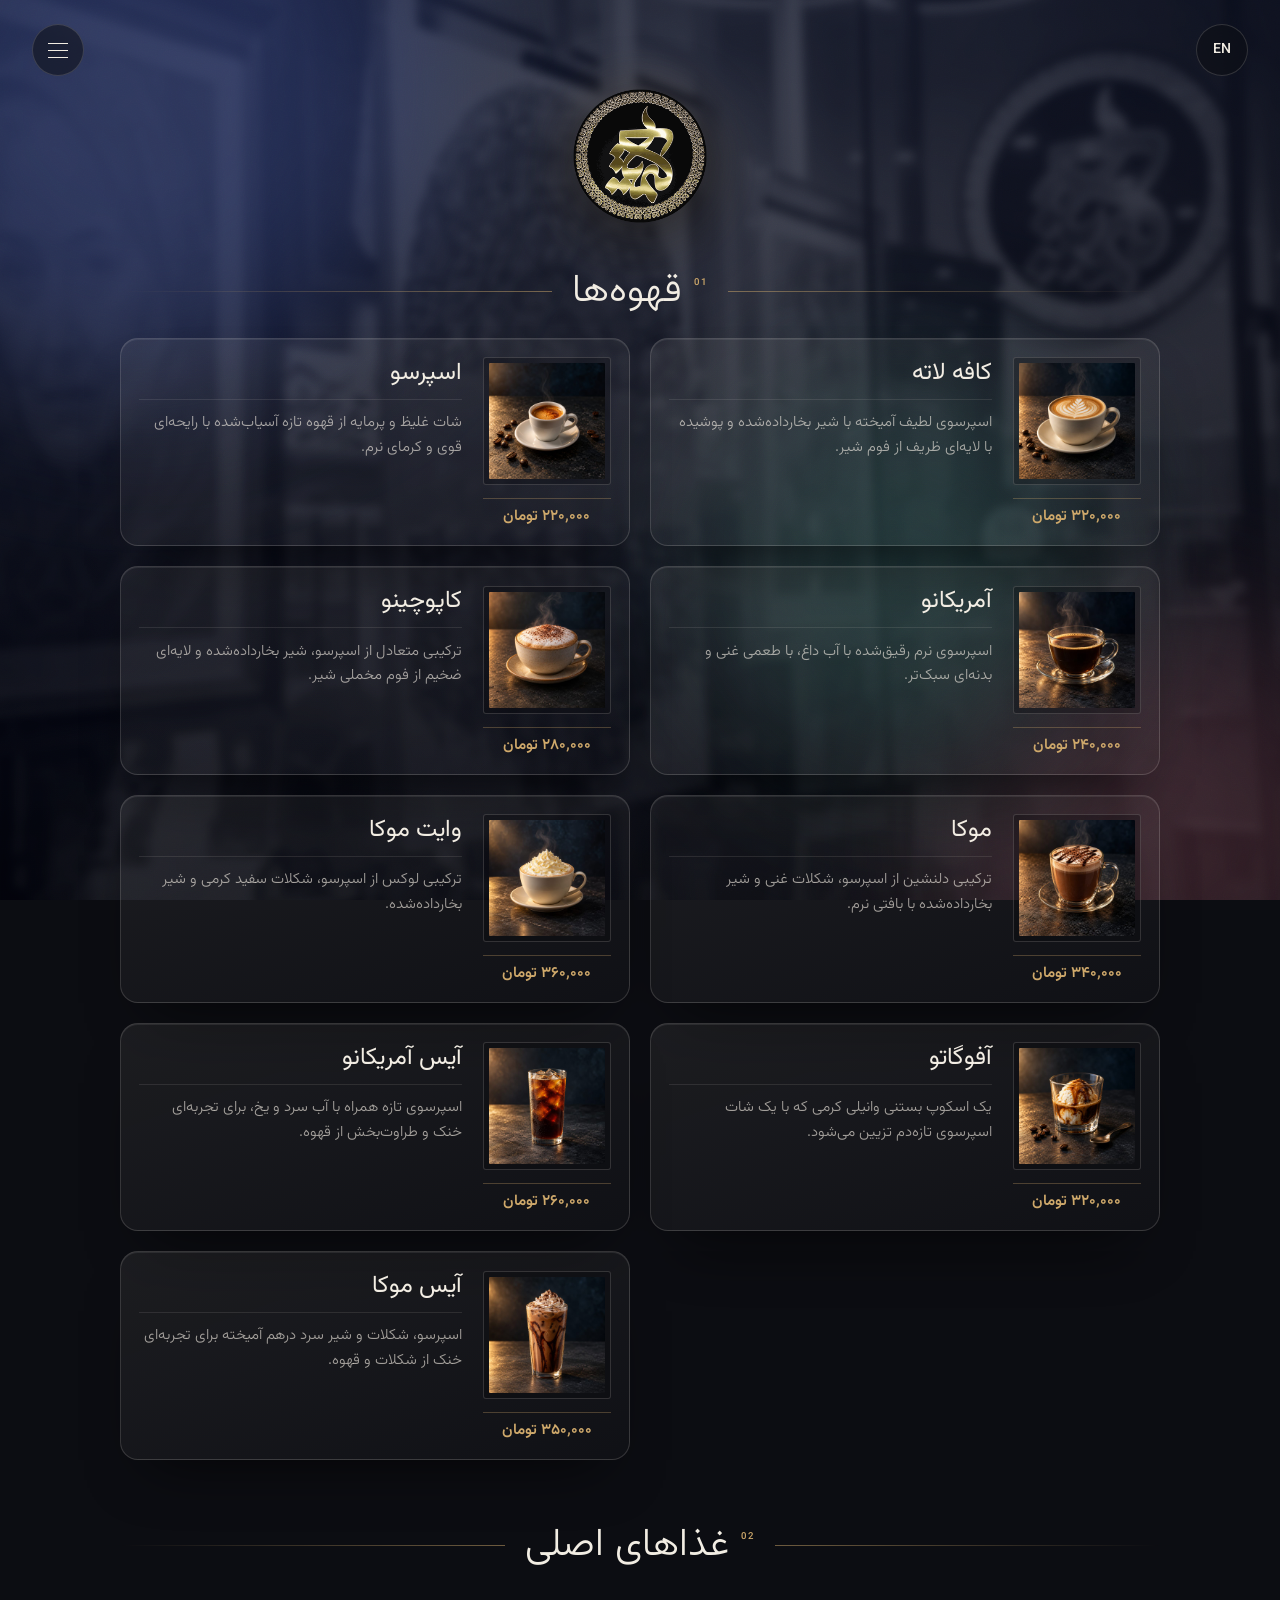
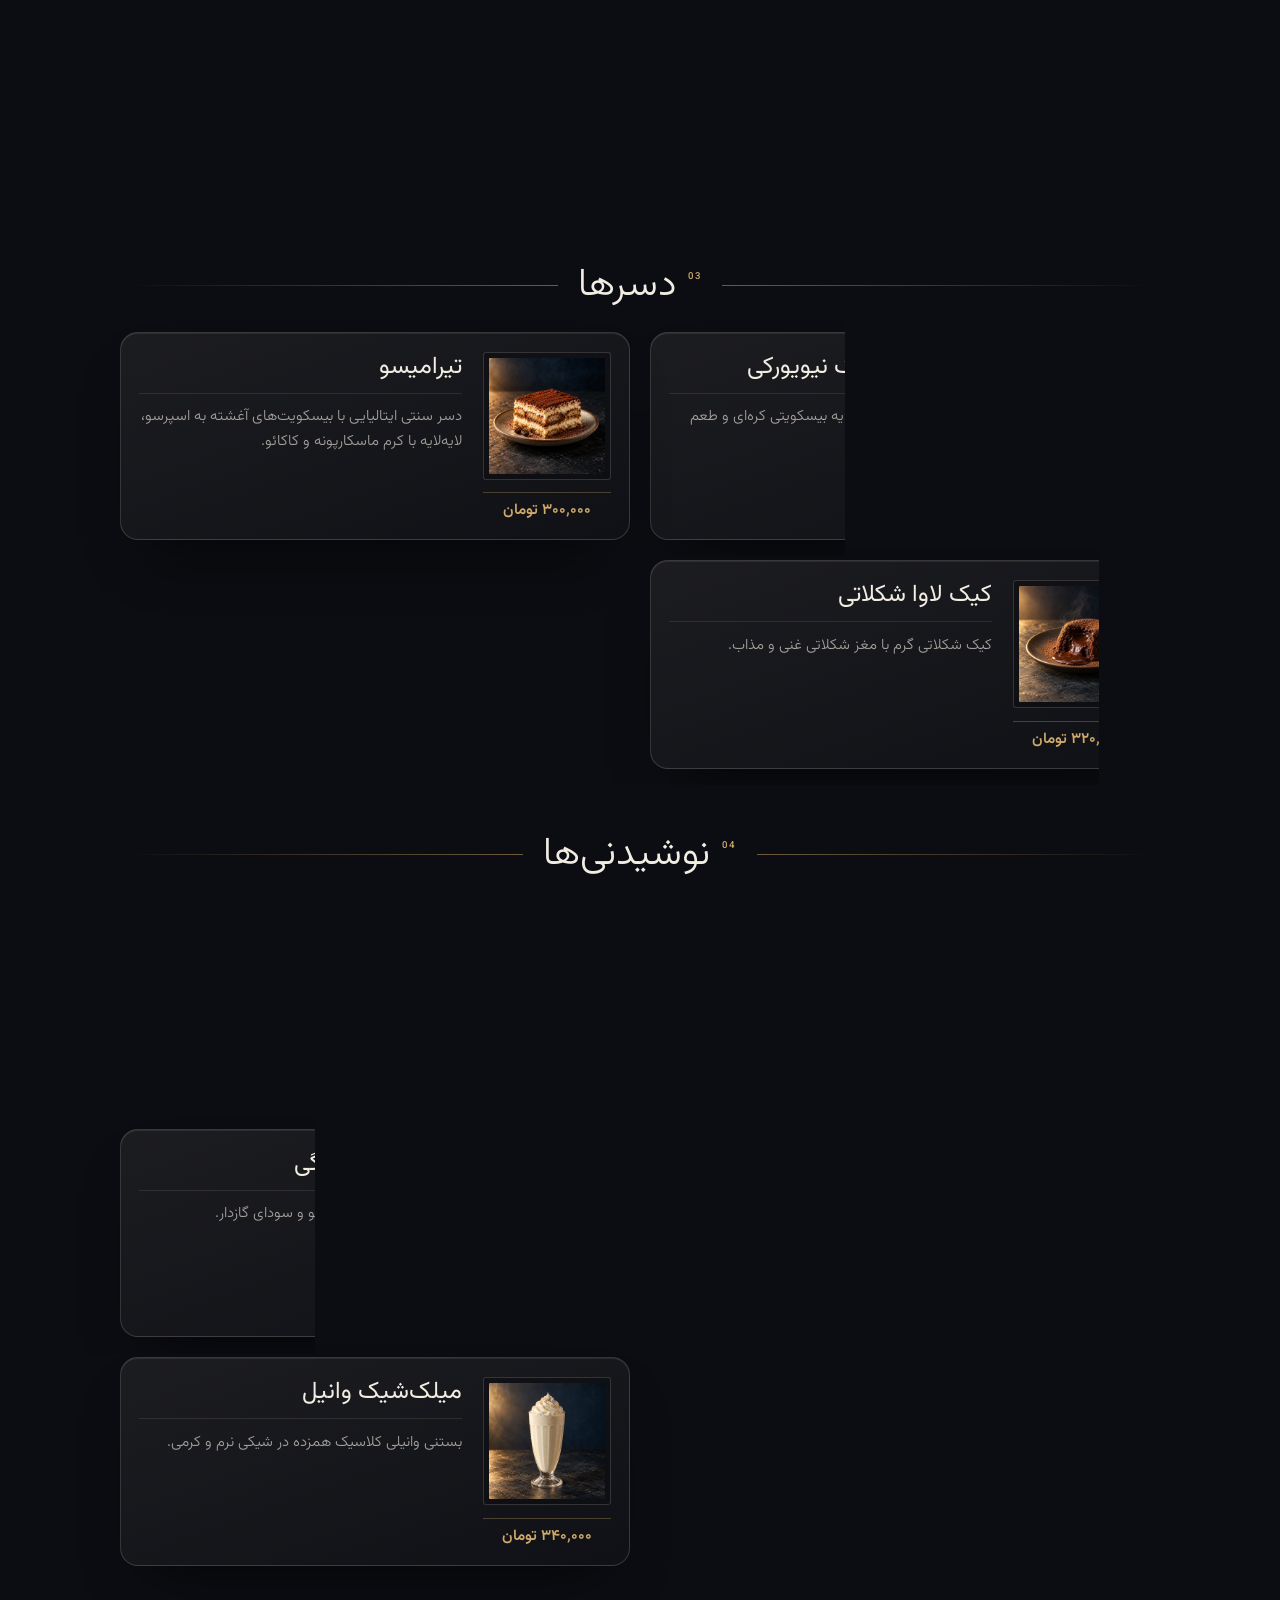
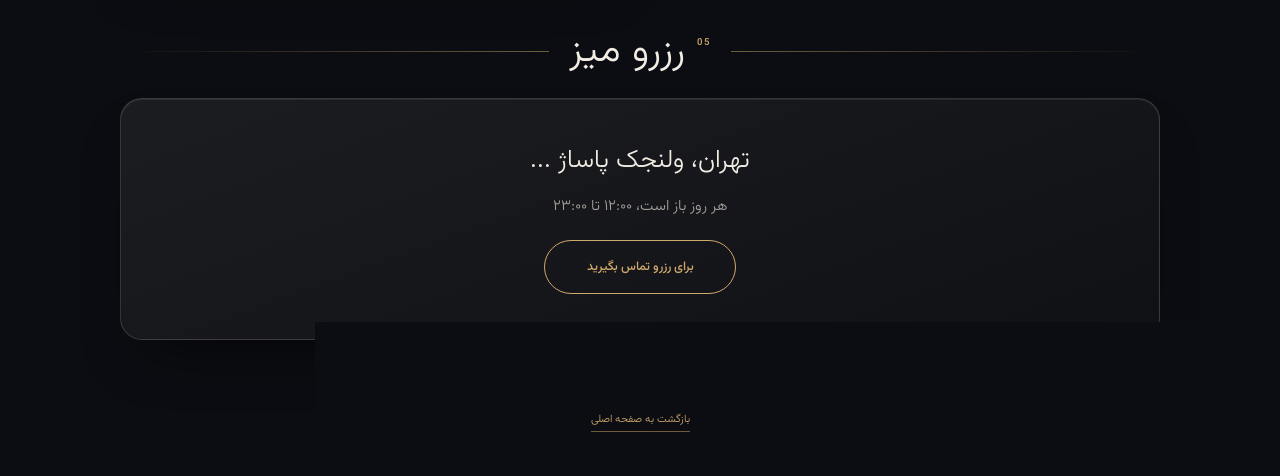
<file: pages/menu.html>
<!DOCTYPE html>
<html lang="en">
<head>
  <meta charset="UTF-8">
  <meta name="viewport" content="width=device-width, initial-scale=1, viewport-fit=cover">

  <title>Menu | Kimia Gallery — Coffee, Main Courses, Desserts &amp; Drinks</title>
  <meta name="description" content="Explore the full menu at Kimia Gallery in Tehran: coffee, main courses, desserts and drinks, with prices. Open every day, 12:00 – 23:00.">
  <link rel="canonical" href="https://www.kimiagallery.com/pages/menu.html">
  <meta name="robots" content="index, follow, max-image-preview:large">
  <meta name="theme-color" content="#0c0d12">
  <meta name="author" content="Kimia Gallery">
  <style>html.i18n-loading body{visibility:hidden}</style>
<script>
(function(){var d=document.documentElement,l='fa';
try{l=localStorage.getItem('site-lang')||'fa'}catch(e){}
d.lang=l;d.dir=l==='fa'?'rtl':'ltr';d.classList.add('i18n-loading');
setTimeout(function(){d.classList.remove('i18n-loading')},1500);})();
</script>

  <link rel="icon" href="../imgs/logo/favicon.ico" sizes="any">
  <link rel="apple-touch-icon" href="../imgs/logo/apple-touch-icon.png">

  <link rel="preconnect" href="https://fonts.googleapis.com">
  <link rel="preconnect" href="https://fonts.gstatic.com" crossorigin>
  <link href="https://fonts.googleapis.com/css2?family=Fraunces:opsz,wght@9..144,300..600&family=Karla:wght@300;400;500;600&family=Vazirmatn:wght@300;400;500;600&display=swap" rel="stylesheet">
  <link rel="stylesheet" href="../css/index.css">
  <link rel="stylesheet" href="../css/menu.css">

  <!-- Structured data: the café -->
  <script type="application/ld+json">
  {
    "@context": "https://schema.org",
    "@type": "CafeOrCoffeeShop",
    "name": "Kimia Gallery",
    "url": "https://www.kimiagallery.com/",
    "logo": "https://www.kimiagallery.com/imgs/kimia-mark.svg",
    "image": "https://www.kimiagallery.com/imgs/gallery-hero.png",
    "telephone": "+98-991-231-2132",
    "priceRange": "$$",
    "servesCuisine": "Coffee, sandwiches, desserts",
    "address": {
      "@type": "PostalAddress",
      "streetAddress": "Vanak",
      "addressLocality": "Tehran",
      "addressCountry": "IR"
    },
    "openingHours": "Mo-Su 12:00-23:00",
    "hasMenu": "https://www.kimiagallery.com/pages/menu.html"
  }
  </script>
</head>
<body>

  <div class="bg" aria-hidden="true">
    <div class="bg-photo"></div>
    <span class="orb orb-1"></span>
    <span class="orb orb-2"></span>
    <span class="orb orb-3"></span>
  </div>

  <button class="lang-btn" id="langBtn" type="button" data-no-i18n aria-label="Switch language">EN</button>
  <!-- Hamburger -->
  <button class="burger" id="burger" aria-label="Open navigation" aria-expanded="false" aria-controls="drawer">
    <span></span><span></span><span></span>
  </button>

  <div class="scrim" id="scrim"></div>
  <nav class="drawer glass" id="drawer" aria-label="Menu categories" aria-hidden="true">
    <ul>
      <li><a href="#coffee">Coffee's</a></li>
      <li><a href="#mains">Main courses</a></li>
      <li><a href="#desserts">Desserts</a></li>
      <li><a href="#drinks">Drinks</a></li>
      <li><a href="#reservations">Reservations</a></li>
    </ul>
  </nav>

  <!-- Logo -->
  <header class="menu-head">
    <a class="logo-box" href="../index.html" aria-label="Kimia Gallery, back to home">
      <img src="../logo-256.png" alt="Kimia Gallery emblem" width="256" height="256">
    </a>
  </header>

  <main class="menu">
    <h1 class="sr-only">Kimia Gallery — Menu</h1>

    <!-- ========== Coffee's ========== -->
    <section class="menu-section" id="coffee" aria-labelledby="coffee-title">
      <div class="sec-head">
        <h2 class="cat" id="coffee-title" data-index="01">Coffee's</h2>
      </div>
      <div class="items">

        <article class="item glass">
          <div class="item-pic"><img src="../imgs/menu/caffe-latte.jpg" alt="Caffè Latte" width="640" height="640" loading="lazy" decoding="async"></div>
          <div class="item-price"><span>T 320,000</span></div>
          <div class="item-body">
            <h3>Caffè Latte</h3>
            <p class="item-desc">A smooth espresso blended with steamed milk and finished with a delicate layer of foam.</p>
          </div>
        </article>

        <article class="item glass">
          <div class="item-pic"><img src="../imgs/menu/espresso.jpg" alt="Espresso" width="640" height="640" loading="lazy" decoding="async"></div>
          <div class="item-price"><span>T 220,000</span></div>
          <div class="item-body">
            <h3>Espresso</h3>
            <p class="item-desc">A rich, concentrated shot of freshly ground coffee with a bold aroma and smooth crema.</p>
          </div>
        </article>

        <article class="item glass">
          <div class="item-pic"><img src="../imgs/menu/americano.jpg" alt="Americano" width="640" height="640" loading="lazy" decoding="async"></div>
          <div class="item-price"><span>T 240,000</span></div>
          <div class="item-body">
            <h3>Americano</h3>
            <p class="item-desc">A smooth espresso diluted with hot water, offering a rich flavour with a lighter body.</p>
          </div>
        </article>

        <article class="item glass">
          <div class="item-pic"><img src="../imgs/menu/cappuccino.jpg" alt="Cappuccino" width="640" height="640" loading="lazy" decoding="async"></div>
          <div class="item-price"><span>T 280,000</span></div>
          <div class="item-body">
            <h3>Cappuccino</h3>
            <p class="item-desc">A balanced combination of espresso, steamed milk, and a thick layer of velvety milk foam.</p>
          </div>
        </article>

        <article class="item glass">
          <div class="item-pic"><img src="../imgs/menu/mocha.jpg" alt="Mocha" width="640" height="640" loading="lazy" decoding="async"></div>
          <div class="item-price"><span>T 340,000</span></div>
          <div class="item-body">
            <h3>Mocha</h3>
            <p class="item-desc">A delightful blend of espresso, rich chocolate, and steamed milk, finished with a smooth texture.</p>
          </div>
        </article>

        <article class="item glass">
          <div class="item-pic"><img src="../imgs/menu/white-mocha.jpg" alt="White Mocha" width="640" height="640" loading="lazy" decoding="async"></div>
          <div class="item-price"><span>T 360,000</span></div>
          <div class="item-body">
            <h3>White Mocha</h3>
            <p class="item-desc">A luxurious combination of espresso, creamy white chocolate, and steamed milk.</p>
          </div>
        </article>

        <article class="item glass">
          <div class="item-pic"><img src="../imgs/menu/affogato.jpg" alt="Affogato" width="640" height="640" loading="lazy" decoding="async"></div>
          <div class="item-price"><span>T 320,000</span></div>
          <div class="item-body">
            <h3>Affogato</h3>
            <p class="item-desc">A scoop of creamy vanilla ice cream elegantly topped with a freshly brewed shot of espresso.</p>
          </div>
        </article>

        <article class="item glass">
          <div class="item-pic"><img src="../imgs/menu/iced-americano.jpg" alt="Iced Americano" width="640" height="640" loading="lazy" decoding="async"></div>
          <div class="item-price"><span>T 260,000</span></div>
          <div class="item-body">
            <h3>Iced Americano</h3>
            <p class="item-desc">Fresh espresso combined with chilled water and ice for a crisp, refreshing coffee experience.</p>
          </div>
        </article>

        <article class="item glass">
          <div class="item-pic"><img src="../imgs/menu/iced-latte.jpg" alt="Iced Latte" width="640" height="640" loading="lazy" decoding="async"></div>
          <div class="item-price"><span>T 320,000</span></div>
          <div class="item-body">
            <h3>Iced Latte</h3>
            <p class="item-desc">Smooth espresso poured over chilled milk and ice for a refreshing, creamy finish.</p>
          </div>
        </article>

        <article class="item glass">
          <div class="item-pic"><img src="../imgs/menu/iced-mocha.jpg" alt="Iced Mocha" width="640" height="640" loading="lazy" decoding="async"></div>
          <div class="item-price"><span>T 350,000</span></div>
          <div class="item-body">
            <h3>Iced Mocha</h3>
            <p class="item-desc">Espresso, chocolate, and chilled milk blended together for a refreshing chocolate-coffee experience.</p>
          </div>
        </article>

      </div>
    </section>

    <!-- ========== Main courses ========== -->
    <section class="menu-section" id="mains" aria-labelledby="mains-title">
      <div class="sec-head">
        <h2 class="cat" id="mains-title" data-index="02">Main courses</h2>
      </div>
      <div class="items">

        <article class="item glass">
          <div class="item-pic"><img src="../imgs/menu/chicken-alfredo-sandwich.jpg" alt="Chicken Alfredo Sandwich" width="640" height="640" loading="lazy" decoding="async"></div>
          <div class="item-price"><span>T 520,000</span></div>
          <div class="item-body">
            <h3>Chicken Alfredo Sandwich</h3>
            <p class="item-desc">Grilled chicken breast with creamy Alfredo sauce, melted cheese, and fresh lettuce in toasted bread.</p>
          </div>
        </article>

        <article class="item glass">
          <div class="item-pic"><img src="../imgs/menu/grilled-chicken-panini.jpg" alt="Grilled Chicken Panini" width="640" height="640" loading="lazy" decoding="async"></div>
          <div class="item-price"><span>T 480,000</span></div>
          <div class="item-body">
            <h3>Grilled Chicken Panini</h3>
            <p class="item-desc">Tender grilled chicken, mozzarella, pesto, and sun-dried tomatoes pressed between artisan bread.</p>
          </div>
        </article>

      </div>
    </section>

    <!-- ========== Desserts ========== -->
    <section class="menu-section" id="desserts" aria-labelledby="desserts-title">
      <div class="sec-head">
        <h2 class="cat" id="desserts-title" data-index="03">Desserts</h2>
      </div>
      <div class="items">

        <article class="item glass">
          <div class="item-pic"><img src="../imgs/menu/cheesecake.jpg" alt="Classic New York Cheesecake" width="640" height="640" loading="lazy" decoding="async"></div>
          <div class="item-price"><span>T 320,000</span></div>
          <div class="item-body">
            <h3>Classic New York Cheesecake</h3>
            <p class="item-desc">A rich and creamy cheesecake with a buttery biscuit base and a delicate vanilla finish.</p>
          </div>
        </article>

        <article class="item glass">
          <div class="item-pic"><img src="../imgs/menu/tiramisu.jpg" alt="Tiramisu" width="640" height="640" loading="lazy" decoding="async"></div>
          <div class="item-price"><span>T 300,000</span></div>
          <div class="item-body">
            <h3>Tiramisu</h3>
            <p class="item-desc">Traditional Italian dessert featuring espresso-soaked ladyfingers layered with mascarpone cream and cocoa.</p>
          </div>
        </article>

        <article class="item glass">
          <div class="item-pic"><img src="../imgs/menu/chocolate-lava-cake.jpg" alt="Chocolate Lava Cake" width="640" height="640" loading="lazy" decoding="async"></div>
          <div class="item-price"><span>T 320,000</span></div>
          <div class="item-body">
            <h3>Chocolate Lava Cake</h3>
            <p class="item-desc">A warm chocolate cake with a rich, molten chocolate centre.</p>
          </div>
        </article>

        <article class="item glass">
          <div class="item-pic"><img src="../imgs/menu/cinnamon-roll.jpg" alt="Cinnamon Roll" width="640" height="640" loading="lazy" decoding="async"></div>
          <div class="item-price"><span>T 240,000</span></div>
          <div class="item-body">
            <h3>Cinnamon Roll</h3>
            <p class="item-desc">Freshly baked sweet dough spiralled with cinnamon sugar and topped with vanilla glaze.</p>
          </div>
        </article>

      </div>
    </section>

    <!-- ========== Drinks ========== -->
    <section class="menu-section" id="drinks" aria-labelledby="drinks-title">
      <div class="sec-head">
        <h2 class="cat" id="drinks-title" data-index="04">Drinks</h2>
      </div>
      <div class="items">

        <article class="item glass">
          <div class="item-pic"><img src="../imgs/menu/black-tea.jpg" alt="Black Tea" width="640" height="640" loading="lazy" decoding="async"></div>
          <div class="item-price"><span>T 150,000</span></div>
          <div class="item-body">
            <h3>Black Tea</h3>
            <p class="item-desc">Delicate Black tea with a clean and naturally refreshing taste.</p>
          </div>
        </article>

        <article class="item glass">
          <div class="item-pic"><img src="../imgs/menu/orange-juice.jpg" alt="Fresh Orange Juice" width="640" height="640" loading="lazy" decoding="async"></div>
          <div class="item-price"><span>T 280,000</span></div>
          <div class="item-body">
            <h3>Fresh Orange Juice</h3>
            <p class="item-desc">Freshly squeezed oranges served chilled.</p>
          </div>
        </article>

        <article class="item glass">
          <div class="item-pic"><img src="../imgs/menu/lemonade.jpg" alt="Fresh Lemonade" width="640" height="640" loading="lazy" decoding="async"></div>
          <div class="item-price"><span>T 250,000</span></div>
          <div class="item-body">
            <h3>Fresh Lemonade</h3>
            <p class="item-desc">Fresh lemon juice blended with water and a touch of sweetness.</p>
          </div>
        </article>

        <article class="item glass">
          <div class="item-pic"><img src="../imgs/menu/strawberry-mojito.jpg" alt="Strawberry Mojito" width="640" height="640" loading="lazy" decoding="async"></div>
          <div class="item-price"><span>T 320,000</span></div>
          <div class="item-body">
            <h3>Strawberry Mojito</h3>
            <p class="item-desc">Fresh strawberries, mint, lime, and sparkling soda.</p>
          </div>
        </article>

        <article class="item glass">
          <div class="item-pic"><img src="../imgs/menu/chocolate-milkshake.jpg" alt="Chocolate Milkshake" width="640" height="640" loading="lazy" decoding="async"></div>
          <div class="item-price"><span>T 340,000</span></div>
          <div class="item-body">
            <h3>Chocolate Milkshake</h3>
            <p class="item-desc">Chocolate ice cream blended with milk for a rich and indulgent drink.</p>
          </div>
        </article>

        <article class="item glass">
          <div class="item-pic"><img src="../imgs/menu/vanilla-milkshake.jpg" alt="Vanilla Milkshake" width="640" height="640" loading="lazy" decoding="async"></div>
          <div class="item-price"><span>T 340,000</span></div>
          <div class="item-body">
            <h3>Vanilla Milkshake</h3>
            <p class="item-desc">Classic vanilla ice cream blended into a smooth, creamy shake.</p>
          </div>
        </article>

      </div>
    </section>

    <!-- ========== Reservations ========== -->
    <section class="menu-section" id="reservations" aria-labelledby="reservations-title">
      <div class="sec-head">
        <h2 class="cat" id="reservations-title" data-index="05">Reservations</h2>
      </div>
      <div class="contact-card glass">
        <address>Iran, Tehran, Velanjak</address>
        <p>Open every day, 12:00 – 23:00</p>
        <a class="cta" href="tel:+98993106928888">Call to reserve</a>
      </div>
    </section>

    <footer class="site-foot">
      <a href="../index.html">Back to home</a>
    </footer>

  </main>

  <script src="../js/app.js"></script>
  <script src="../js/menu.js"></script>
  <script src="../js/lang.js"></script>
</body>
</html>
</file>
<file: css/index.css>
/* ---------- Design tokens: change the look here ---------- */
:root {
  --bg-deep: #0c0d12;            /* ink */
  --bg-mid: #171922;
  --glow-1: #3b4a86;             /* ultramarine */
  --glow-2: #8a4f5c;             /* rosewood */
  --glow-3: #2e5a54;             /* deep teal */
  --ink: #f2ede3;                /* warm ivory text */
  --ink-soft: rgba(242, 237, 227, .64);
  --accent: #cfa96b;             /* champagne */
  --accent-soft: rgba(207, 169, 107, .5);
  --glass-bg: rgba(242, 237, 227, .05);
  --glass-border: rgba(242, 237, 227, .16);
  --radius: 22px;
  --font-display: "Fraunces", Georgia, serif;
  --font-body: "Karla", system-ui, sans-serif;
}

*, *::before, *::after { box-sizing: border-box; }
html { height: 100%; }
body {
  margin: 0;
  min-height: 100%;
  font-family: var(--font-body);
  font-weight: 300;
  color: var(--ink);
  background: var(--bg-deep);
  overflow-x: hidden;
  -webkit-font-smoothing: antialiased;
}

/* ---------- Background ---------- */
.bg {
  position: fixed; inset: 0; z-index: -1;
  background: radial-gradient(120% 90% at 50% 0%, var(--bg-mid), var(--bg-deep));
  overflow: hidden;
}
.bg::before {
  content: "";
  position: absolute; inset: 0;
  background: radial-gradient(90% 70% at 50% 32%, transparent 80%, rgba(4, 5, 8, .6));
}
.bg::after {
  content: "";
  position: absolute; inset: 0;
  background-image: url("data:image/svg+xml,%3Csvg xmlns='http://www.w3.org/2000/svg' width='140' height='140'%3E%3Cfilter id='n'%3E%3CfeTurbulence type='fractalNoise' baseFrequency='0.85' numOctaves='2' stitchTiles='stitch'/%3E%3C/filter%3E%3Crect width='140' height='140' filter='url(%23n)' opacity='.55'/%3E%3C/svg%3E");
  opacity: .16;
  mix-blend-mode: soft-light;
  pointer-events: none;
}
.bg-photo {
  position: absolute;
  inset: -10%;
  background: url("../imgs/outside veiw.jpg") center / cover no-repeat;
  filter: blur(5px) brightness(.8) contrast(1.02);
  opacity: .55;
  pointer-events: none;
}
.bg-photo::before {
  content: "";
  position: absolute;
  inset: 0;
  background:
    radial-gradient(110% 85% at 50% 18%, rgba(12, 13, 18, .1), rgba(12, 13, 18, .68) 72%),
    linear-gradient(180deg, rgba(12, 13, 18, .5), rgba(12, 13, 18, .22));
  mix-blend-mode: multiply;
}
.bg-photo::after {
  content: "";
  position: absolute;
  inset: 0;
  background: linear-gradient(165deg, #2b3557 0%, #16192a 55%, #0c0d12 100%);
  mix-blend-mode: color;
}
.orb { position: absolute; border-radius: 50%; filter: blur(80px); opacity: .5; }
.orb-1 { width: 46vmax; height: 46vmax; background: var(--glow-1); top: -16vmax; left: -12vmax; }
.orb-2 { width: 34vmax; height: 34vmax; background: var(--glow-2); bottom: -12vmax; right: -8vmax; opacity: .34; }
.orb-3 { width: 30vmax; height: 30vmax; background: var(--glow-3); top: 42%; left: 56%; opacity: .45; }

/* ---------- Glass ---------- */
.glass {
  background: linear-gradient(160deg, rgba(242, 237, 227, .07), rgba(242, 237, 227, .02));
  border: 1px solid var(--glass-border);
  border-radius: var(--radius);
  -webkit-backdrop-filter: blur(20px) saturate(130%);
  backdrop-filter: blur(10px) saturate(130%);
  box-shadow:
    0 30px 60px -30px rgba(0, 0, 0, .7),
    inset 0 1px 0 rgba(255, 255, 255, .08);
}

/* ---------- Layout ---------- */
.page {
  width: min(100%, 800px);
  margin: 0 auto;
  padding: clamp(5rem, 11vh, 6.5rem) 1.25rem calc(2.5rem + env(safe-area-inset-bottom, 0px));
  display: flex;
  flex-direction: column;
  align-items: center;
  gap: clamp(1.5rem, 3.5vh, 2.25rem);
  animation: rise .9s cubic-bezier(.2, .7, .2, 1) both;
}
@keyframes rise { from { opacity: 0; transform: translateY(18px); } }

/* ---------- Title panel ---------- */
.title {
  width: 100%;
  padding: clamp(2.1rem, 6vw, 3rem) 1.5rem;
  border-radius: var(--radius);
  text-align: center;
  position: relative;
}
.title::before {
  content: "";
  position: absolute; inset: 9px;
  border: 1px solid rgba(207, 169, 107, .22);
  border-radius: calc(var(--radius) - 7px);
  pointer-events: none;
}
.eyebrow {
  margin: 0 0 1.1rem;
  font-size: .66rem;
  font-weight: 500;
  letter-spacing: .34em;
  text-transform: uppercase;
  color: var(--accent);
}
h1 {
  margin: 0;
  display: grid;
  justify-items: center;
  gap: .1rem;
  line-height: 1;
}
.mark-name {
  font-family: "Instrument Serif", var(--font-display);
  font-style: italic;
  font-weight: 400;
  font-size: clamp(3.6rem, 13vw, 7.2rem);
  letter-spacing: .005em;
  line-height: .9;
  color: #ecd9b4;
}
@supports ((-webkit-background-clip: text) or (background-clip: text)) {
  .mark-name {
    background: linear-gradient(100deg, #f8f2e4 0%, #d9b87e 34%, #f6eacf 52%, #c49e5f 76%, #f2e4c6 100%);
    background-size: 220% 100%;
    -webkit-background-clip: text;
    background-clip: text;
    color: transparent;
    animation: gold-sheen 10s ease-in-out infinite;
  }
}
@keyframes gold-sheen {
  0%, 100% { background-position: 0% 50%; }
  50% { background-position: 100% 50%; }
}
.mark-flourish {
  width: clamp(130px, 34vw, 210px);
  height: auto;
  margin-top: -.05rem;
  color: var(--accent-soft);
}
.mark-flourish path {
  fill: none;
  stroke: currentColor;
  stroke-width: 1.1;
  stroke-linecap: round;
}
.mark-sub {
  display: inline-flex;
  align-items: center;
  gap: .95rem;
  margin-top: .45rem;
  padding-left: .55em;
  font-family: "Karla", var(--font-body);
  font-weight: 500;
  font-size: clamp(.72rem, 2.6vw, .92rem);
  letter-spacing: .55em;
  text-transform: uppercase;
  color: var(--accent);
}
.mark-sub::before,
.mark-sub::after {
  content: "";
  width: clamp(18px, 5vw, 30px);
  height: 1px;
  background: linear-gradient(90deg, transparent, var(--accent-soft));
}
.mark-sub::after { background: linear-gradient(270deg, transparent, var(--accent-soft)); }
.est {
  margin: 1.25rem 0 0;
  font-size: .7rem;
  letter-spacing: .2em;
  text-transform: uppercase;
  color: var(--ink-soft);
}

/* ---------- Menu access inside the hero ---------- */
.hero-actions {
  position: relative;
  margin-top: 1.9rem;
  padding-top: 1.65rem;
  display: grid;
  justify-items: center;
  gap: 1.15rem;
}
.hero-actions::before {
  content: "";
  position: absolute;
  top: 0; left: 0; right: 0;
  height: 1px;
  background: linear-gradient(90deg, transparent, rgba(242, 237, 227, .16) 16%, rgba(242, 237, 227, .16) 84%, transparent);
}
.hero-actions::after {
  content: "";
  position: absolute;
  top: -4px;
  left: 50%;
  width: 7px; height: 7px;
  margin-left: -3.5px;
  border: 1px solid var(--accent-soft);
  transform: rotate(45deg);
  pointer-events: none;
}
.hero-cta { padding: .82rem 2.1rem; font-size: .72rem; }

.reserve-link {
  display: inline-flex;
  align-items: baseline;
  gap: .5rem;
  padding-bottom: .3rem;
  border-bottom: 1px solid rgba(242, 237, 227, .2);
  color: var(--ink-soft);
  font-size: .68rem;
  font-weight: 500;
  letter-spacing: .18em;
  text-transform: uppercase;
  text-decoration: none;
  transition: color .25s, border-color .25s;
}
.reserve-link:hover { color: var(--accent); border-color: var(--accent-soft); }
.reserve-link:focus-visible { outline: 2px solid var(--accent); outline-offset: 4px; }

/* ---------- Featured artwork ---------- */
.feature {
  width: 100%;
  margin: 0;
  padding: 1rem 1rem 1.3rem;
}
.feature-frame {
  padding: .8rem;
  border: 1px solid var(--accent-soft);
  border-radius: 4px;
  background: rgba(4, 5, 8, .25);
}
.feature-frame img {
  display: block;
  width: 100%;
  height: auto;
  aspect-ratio: 3 / 2;
  object-fit: cover;
  border-radius: 1px;
}
.feature-caption {
  margin: 1.05rem .25rem 0;
  display: flex;
  flex-direction: column;
  align-items: center;
  gap: .4rem;
  text-align: center;
}
.feature-caption .kicker {
  font-size: .62rem;
  font-weight: 500;
  letter-spacing: .3em;
  text-transform: uppercase;
  color: var(--accent);
}
.feature-caption .cap-text {
  font-family: var(--font-display);
  font-size: clamp(.98rem, 3vw, 1.12rem);
  color: var(--ink);
}

/* ---------- Gallery reel ---------- */
.reel {
  --reel-peek: 72%;
  --reel-dwell: 6.5s;
  position: relative;
  width: 100%;
  margin: 0;
  padding: clamp(.8rem, 1.8vw, 1.15rem);
  border-radius: var(--radius);
  box-shadow:
    0 44px 90px -44px rgba(0, 0, 0, .85),
    inset 0 1px 0 rgba(255, 255, 255, .08);
}
.reel-frame {
  position: relative;
  padding: clamp(.5rem, 1.2vw, .72rem);
  border: 1px solid var(--accent-soft);
  background: rgba(4, 5, 8, .3);
  border-radius: 3px;
  box-shadow: inset 0 0 0 1px rgba(0, 0, 0, .35);
}
.reel-frame::before {
  content: "";
  position: absolute;
  inset: 9px;
  z-index: 3;
  pointer-events: none;
  --bracket: rgba(233, 205, 156, .75);
  background:
    linear-gradient(var(--bracket), var(--bracket)) left top / 18px 1px no-repeat,
    linear-gradient(var(--bracket), var(--bracket)) left top / 1px 18px no-repeat,
    linear-gradient(var(--bracket), var(--bracket)) right top / 18px 1px no-repeat,
    linear-gradient(var(--bracket), var(--bracket)) right top / 1px 18px no-repeat,
    linear-gradient(var(--bracket), var(--bracket)) left bottom / 18px 1px no-repeat,
    linear-gradient(var(--bracket), var(--bracket)) left bottom / 1px 18px no-repeat,
    linear-gradient(var(--bracket), var(--bracket)) right bottom / 18px 1px no-repeat,
    linear-gradient(var(--bracket), var(--bracket)) right bottom / 1px 18px no-repeat;
}
.reel-track {
  position: relative;
  display: flex;
  overflow-x: auto;
  scroll-snap-type: x mandatory;
  scroll-behavior: smooth;
  scrollbar-width: none;
  direction: ltr;
}
.reel-track::before,
.reel-track::after {
  content: "";
  flex: 0 0 calc((100% - var(--reel-peek)) / 2);
}
.reel-track::-webkit-scrollbar { display: none; }
.reel-track:focus-visible { outline: 2px solid var(--accent); outline-offset: 3px; }
.reel-slide {
  position: relative;
  flex: 0 0 var(--reel-peek);
  margin: 0;
  padding-inline: clamp(.28rem, .9vw, .5rem);
  overflow: hidden;
  scroll-snap-align: center;
  scroll-snap-stop: always;
  opacity: .5;
  transform: scale(.93);
  transition: opacity .7s ease, transform .9s cubic-bezier(.2, .7, .2, 1);
}
.reel-slide.is-active { opacity: 1; transform: scale(1); }
.reel-slide::after {
  content: "";
  position: absolute;
  inset: 0;
  pointer-events: none;
  background: linear-gradient(105deg, transparent 42%, rgba(255, 255, 255, .16) 50%, transparent 58%);
  transform: translateX(-140%);
}
.reel-slide.is-active::after { animation: reel-sheen 1.6s cubic-bezier(.3, .5, .2, 1) .15s 1; }
@keyframes reel-sheen { to { transform: translateX(140%); } }
.reel-slide img {
  display: block;
  width: 100%;
  height: auto;
  aspect-ratio: 3 / 2;
  object-fit: cover;
  border-radius: 1px;
  filter: brightness(.7) saturate(.9) blur(1px);
  transition: filter .8s ease;
}
.reel-slide.is-active img { filter: none; }
.reel.is-running .reel-slide.is-active img {
  animation: reel-drift var(--reel-dwell) cubic-bezier(.2, .6, .2, 1) both;
}
@keyframes reel-drift { from { transform: scale(1.03); } to { transform: scale(1); } }

.reel-bar {
  direction: ltr;
  display: flex;
  align-items: center;
  gap: 1.1rem;
  padding: 1.05rem .6rem .15rem;
}
.reel-count {
  direction: ltr;
  unicode-bidi: isolate;
  display: flex;
  align-items: baseline;
  gap: .4rem;
  min-width: 4.2em;
  font-variant-numeric: tabular-nums;
}
.reel-count b {
  font-family: "Instrument Serif", var(--font-display);
  font-style: italic;
  font-weight: 400;
  font-size: 1.55rem;
  line-height: 1;
  color: var(--accent);
}
.reel-count i {
  font-style: normal;
  font-size: .6rem;
  font-weight: 500;
  letter-spacing: .22em;
  color: var(--ink-soft);
}
.reel-count i::before { content: "/"; margin-right: .45em; opacity: .45; }
.reel-dots {
  flex: 1;
  display: flex;
  align-items: center;
  justify-content: center;
  gap: .4rem;
}
.reel-dot {
  position: relative;
  width: 18px;
  height: 26px;
  padding: 0;
  border: 0;
  background: none;
  cursor: pointer;
  -webkit-tap-highlight-color: transparent;
  transition: width .45s cubic-bezier(.2, .7, .2, 1);
}
.reel-dot.is-active { width: 38px; }
.reel-dot::before,
.reel-dot::after {
  content: "";
  position: absolute;
  left: 0; right: 0; top: 50%;
  height: 1px;
  transform-origin: left center;
}
.reel-dot::before { background: rgba(242, 237, 227, .16); transition: background .3s; }
.reel-dot::after { background: var(--accent); transform: scaleX(0); }
.reel-dot:hover::before { background: var(--accent-soft); }
.reel-dot.is-active::before { background: rgba(207, 169, 107, .24); }
.reel-dot.is-active::after { transform: scaleX(1); }
.reel.is-running .reel-dot.is-active::after {
  animation: reel-progress var(--reel-dwell) linear both;
}
.reel:hover .reel-dot.is-active::after,
.reel:hover .reel-slide.is-active img {
  animation-play-state: paused;
}
@media (hover: none), (pointer: coarse) {
  .reel:hover .reel-dot.is-active::after,
  .reel:hover .reel-slide.is-active img { animation-play-state: running; }
}
.reel.is-paused .reel-dot.is-active::after,
.reel.is-paused .reel-slide.is-active img { animation-play-state: paused; }
.reel:has(:focus-visible) .reel-dot.is-active::after,
.reel:has(:focus-visible) .reel-slide.is-active img { animation-play-state: paused; }
@keyframes reel-progress { from { transform: scaleX(0); } to { transform: scaleX(1); } }
.reel-dot:focus-visible { outline: 2px solid var(--accent); outline-offset: 2px; }
.reel-nav { display: flex; gap: .5rem; }
.reel-btn {
  width: 38px;
  height: 38px;
  display: grid;
  place-items: center;
  padding: 0;
  border: 1px solid rgba(242, 237, 227, .16);
  border-radius: 50%;
  background: transparent;
  color: var(--ink-soft);
  cursor: pointer;
  transition: color .3s, border-color .3s, background .3s;
}
.reel-btn:hover { color: #12141b; border-color: var(--accent); background: var(--accent); }
.reel-btn:focus-visible { outline: 2px solid var(--accent); outline-offset: 3px; }
.reel-btn svg {
  width: 16px;
  height: 16px;
  fill: none;
  stroke: currentColor;
  stroke-width: 1.3;
  stroke-linecap: round;
  stroke-linejoin: round;
}
@media (max-width: 560px) {
  .reel { --reel-peek: 82%; }
}
@media (max-width: 420px) {
  .reel-bar { gap: .5rem; padding-top: .9rem; }
  .reel-count { min-width: 0; gap: .3rem; }
  .reel-count b { font-size: 1.3rem; }
  .reel-count i { font-size: .54rem; letter-spacing: .16em; }
  .reel-dot { width: 14px; height: 22px; }
  .reel-dot.is-active { width: 26px; }
  .reel-btn { width: 34px; height: 34px; }
}

/* ---------- Button ---------- */
.cta {
  display: inline-block;
  padding: 1rem 2.6rem;
  border: 1px solid var(--accent);
  border-radius: 999px;
  background: transparent;
  color: var(--accent);
  font-size: .78rem;
  font-weight: 500;
  letter-spacing: .18em;
  text-transform: uppercase;
  text-decoration: none;
  transition: background .3s, color .3s, transform .25s;
}
.cta:hover {
  background: var(--accent);
  color: #14151b;
  transform: translateY(-2px);
}
.cta:focus-visible { outline: 2px solid var(--ink); outline-offset: 4px; }

/* ---------- Footer ---------- */
.site-foot {
  margin-top: .25rem;
  text-align: center;
  color: var(--ink-soft);
  font-size: .68rem;
  letter-spacing: .14em;
  text-transform: uppercase;
}
.site-foot p { margin: 0; }

/* ---------- Hamburger ---------- */
.burger {
  position: fixed;
  top: calc(1rem + env(safe-area-inset-top, 0px));
  right: 1rem;
  z-index: 30;
  width: 52px; height: 52px;
  display: grid; place-content: center; gap: 6px;
  border-radius: 50%;
  border: 1px solid var(--glass-border);
  background: rgba(14, 15, 20, .55);
  -webkit-backdrop-filter: blur(16px);
  backdrop-filter: blur(16px);
  cursor: pointer;
  transition: border-color .25s;
}
.burger:hover { border-color: var(--accent-soft); }
.burger span {
  display: block; width: 20px; height: 1px;
  background: var(--ink);
  transition: transform .35s, opacity .25s;
}
.burger[aria-expanded="true"] span:nth-child(1) { transform: translateY(7px) rotate(45deg); }
.burger[aria-expanded="true"] span:nth-child(2) { opacity: 0; }
.burger[aria-expanded="true"] span:nth-child(3) { transform: translateY(-7px) rotate(-45deg); }
.burger:focus-visible { outline: 2px solid var(--accent); outline-offset: 3px; }

.scrim {
  position: fixed; inset: 0; z-index: 10;
  background: rgba(4, 5, 8, .55);
  opacity: 0; pointer-events: none;
  transition: opacity .35s;
}
.scrim.open { opacity: 1; pointer-events: auto; }

.drawer {
  position: fixed;
  z-index: 20;
  top: calc(4.8rem + env(safe-area-inset-top, 0px));
  right: 1rem;
  width: min(320px, calc(100% - 2rem));
  padding: 1rem;
  background: linear-gradient(165deg, rgba(25, 27, 36, .95), rgba(12, 13, 18, .95));
  border-radius: 18px;
  opacity: 0;
  transform: translateY(-12px) scale(.97);
  transform-origin: top right;
  visibility: hidden;
  transition: opacity .3s, transform .3s, visibility .3s;
}
.drawer.open { opacity: 1; transform: none; visibility: visible; }
.drawer ul { list-style: none; margin: 0; padding: 0; counter-reset: nav; }
.drawer li { counter-increment: nav; }
.drawer li + li { border-top: 1px solid rgba(242, 237, 227, .1); }
.drawer a {
  display: flex;
  align-items: baseline;
  gap: .9rem;
  padding: .95rem 1rem;
  font-family: var(--font-display);
  font-size: 1.32rem;
  font-weight: 300;
  color: var(--ink);
  text-decoration: none;
  border-radius: 10px;
  transition: background .25s, color .25s;
}
.drawer a::before {
  content: counter(nav, decimal-leading-zero);
  font-family: var(--font-body);
  font-size: .6rem;
  font-weight: 500;
  letter-spacing: .2em;
  color: var(--accent);
}
.drawer a:hover, .drawer a:focus-visible {
  background: rgba(207, 169, 107, .09);
  color: var(--accent);
  outline: none;
}

/* ---------- Language switch ---------- */
.lang-btn {
  position: fixed;
  top: calc(1rem + env(safe-area-inset-top, 0px));
  left: 1rem;
  z-index: 30;
  width: 52px; height: 52px;
  border-radius: 50%;
  border: 1px solid var(--glass-border);
  background: rgba(14, 15, 20, .55);
  -webkit-backdrop-filter: blur(16px);
  backdrop-filter: blur(16px);
  color: var(--ink);
  font: 500 .88rem var(--font-body);
  cursor: pointer;
  transition: background .25s, color .25s, border-color .25s;
}
.lang-btn:hover { border-color: var(--accent-soft); color: var(--accent); }
.lang-btn:focus-visible { outline: 2px solid var(--accent); outline-offset: 3px; }

/* ---------- Larger screens ---------- */
@media (min-width: 900px) {
  .page { width: 820px; }
  .burger { top: 1.5rem; right: 2rem; }
  .drawer { top: 5.4rem; right: 2rem; }
  .lang-btn { top: 1.5rem; left: 2rem; }
}

@media (prefers-reduced-motion: reduce) {
  *, *::before, *::after { animation: none !important; transition: none !important; }
}

/* ---------- Persian: font, no letter-spacing (it breaks Persian letter joining) ---------- */
html[lang="fa"] {
  --font-display: "Vazirmatn", Tahoma, system-ui, sans-serif;
  --font-body: "Vazirmatn", Tahoma, system-ui, sans-serif;
}
html[lang="fa"] * { letter-spacing: 0 !important; }
html[lang="fa"] .mark-sub { letter-spacing: .55em !important; }
html[lang="fa"] .reel-count b { font-style: normal; }

/* ---------- Right-to-left ---------- */
html[dir="rtl"] .burger { right: auto; left: 1rem; }
html[dir="rtl"] .lang-btn { left: auto; right: 1rem; }
html[dir="rtl"] .drawer { right: auto; left: 1rem; transform-origin: top left; }
@media (min-width: 900px) {
  html[dir="rtl"] .burger { left: 2rem; }
  html[dir="rtl"] .lang-btn { right: 2rem; }
  html[dir="rtl"] .drawer { left: 2rem; }
}
</file>
<file: css/menu.css>
/* Menu page: loads AFTER index.css and reuses its colours, glass, background and hamburger */

html { scroll-behavior: smooth; }

.sr-only {
  position: absolute;
  width: 1px; height: 1px;
  margin: -1px; padding: 0;
  overflow: hidden;
  clip: rect(0 0 0 0);
  white-space: nowrap;
  border: 0;
}

/* ---------- Logo lockup ---------- */
.menu-head {
  display: flex;
  justify-content: center;
  padding: calc(5rem + env(safe-area-inset-top, 0px)) 1.25rem 0;
}
.logo-box {
  display: inline-flex;
  border-radius: 50%;
  text-decoration: none;
  color: var(--ink);
}
.logo-box img {
  display: block;
  width: clamp(104px, 21vw, 136px);
  height: auto;
  filter:
    drop-shadow(0 14px 30px rgba(0, 0, 0, .55))
    drop-shadow(0 0 24px rgba(207, 169, 107, .16));
  transition: transform .45s cubic-bezier(.2, .7, .2, 1), filter .45s ease;
}
.logo-box:hover img {
  transform: scale(1.04);
  filter:
    drop-shadow(0 16px 34px rgba(0, 0, 0, .6))
    drop-shadow(0 0 30px rgba(207, 169, 107, .28));
}
.logo-box:focus-visible { outline: 2px solid var(--accent); outline-offset: 6px; }

/* ---------- Page ---------- */
.menu {
  width: min(100%, 1080px);
  margin: 0 auto;
  padding: clamp(2rem, 5vh, 3rem) 1.25rem calc(3rem + env(safe-area-inset-bottom, 0px));
  animation: rise .9s cubic-bezier(.2, .7, .2, 1) both;
}
.menu-section {
  margin-bottom: clamp(2.75rem, 7vh, 4.25rem);
  scroll-margin-top: 1.5rem;
}

/* ---------- Section heading ---------- */
.sec-head {
  display: flex;
  align-items: center;
  gap: 1.25rem;
  margin: 0 0 1.5rem;
}
.sec-head::before,
.sec-head::after {
  content: "";
  flex: 1;
  height: 1px;
}
.sec-head::before { background: linear-gradient(90deg, transparent, var(--accent-soft)); }
.sec-head::after  { background: linear-gradient(270deg, transparent, var(--accent-soft)); }

.cat {
  display: inline-flex;
  align-items: flex-start;
  gap: .75rem;
  margin: 0;
  font-family: var(--font-display);
  font-weight: 300;
  font-size: clamp(1.75rem, 5.6vw, 2.45rem);
  letter-spacing: .03em;
  line-height: 1.15;
  white-space: nowrap;
}
.cat::before {
  content: attr(data-index);
  padding-top: .5rem;
  font-family: var(--font-body);
  font-size: .6rem;
  font-weight: 500;
  letter-spacing: .22em;
  color: var(--accent);
}

/* ---------- Works ---------- */
.items {
  display: grid;
  gap: 1rem;
}

.item {
  --pic: clamp(86px, 24vw, 112px);
  display: grid;
  grid-template-columns: var(--pic) minmax(0, 1fr);
  grid-template-areas:
    "pic body"
    "price body";
  grid-template-rows: auto 1fr;
  column-gap: clamp(.9rem, 2.5vw, 1.3rem);
  row-gap: .7rem;
  padding: 1rem;
  border-radius: 18px;
  transition: border-color .35s, background .35s;
}
.item:hover { border-color: rgba(207, 169, 107, .34); }

.item-pic {
  grid-area: pic;
  aspect-ratio: 1 / 1;
  border-radius: 3px;
  overflow: hidden;
  padding: 5px;
  background: rgba(4, 5, 8, .28);
  border: 1px solid var(--glass-border);
}
.item-pic img {
  display: block;
  width: 100%;
  height: 100%;
  object-fit: cover;
  border-radius: 1px;
  transition: transform .6s cubic-bezier(.2, .7, .2, 1);
}
.item:hover .item-pic img { transform: scale(1.04); }
.item-pic.no-img img { display: none; }

.item-price {
  grid-area: price;
  align-self: start;
  justify-self: stretch;
  margin-top: .1rem;
  padding-top: .5rem;
  border-top: 1px solid rgba(207, 169, 107, .3);
  text-align: center;
  color: var(--accent);
  font-family: var(--font-body);
  font-weight: 600;
  font-size: clamp(.82rem, 2.7vw, .95rem);
  letter-spacing: .04em;
  line-height: 1.3;
  white-space: nowrap;
}

.item-body {
  grid-area: body;
  min-width: 0;
  padding-top: .1rem;
}
.item-body h3 {
  margin: 0 0 .7rem;
  padding-bottom: .7rem;
  border-bottom: 1px solid rgba(242, 237, 227, .1);
  font-family: var(--font-display);
  font-weight: 400;
  font-size: clamp(1.22rem, 3.6vw, 1.5rem);
  line-height: 1.2;
}
.item-desc {
  margin: 0;
  font-size: .94rem;
  line-height: 1.65;
  color: var(--ink-soft);
}

/* ---------- Visit ---------- */
.contact-card {
  display: grid;
  justify-items: center;
  gap: .9rem;
  padding: clamp(2rem, 6vw, 2.8rem) 1.5rem;
  text-align: center;
}
.contact-card address {
  font-style: normal;
  font-family: var(--font-display);
  font-size: clamp(1.3rem, 4vw, 1.6rem);
  line-height: 1.4;
}
.contact-card p { margin: 0; color: var(--ink-soft); font-size: .95rem; }
.contact-card .cta { margin-top: .5rem; }

/* ---------- Active link in drawer ---------- */
.drawer a[aria-current="true"] {
  color: var(--accent);
  background: rgba(207, 169, 107, .09);
}

/* ---------- Footer ---------- */
.site-foot {
  text-align: center;
  padding-top: .5rem;
  font-size: .68rem;
  letter-spacing: .16em;
  text-transform: uppercase;
}
.site-foot a {
  color: var(--accent);
  text-decoration: none;
  border-bottom: 1px solid var(--accent-soft);
  padding-bottom: .2rem;
  transition: color .25s, border-color .25s;
}
.site-foot a:hover { color: var(--ink); border-color: var(--ink); }

/* ---------- Larger screens ---------- */
@media (min-width: 900px) {
  .menu-head { padding-top: 5.5rem; }
  .items { grid-template-columns: repeat(2, minmax(0, 1fr)); gap: 1.25rem; }
  .item { --pic: 128px; padding: 1.15rem; }
}

/* ---------- Small screens ---------- */
@media (max-width: 420px) {
  .item { padding: .85rem; row-gap: .55rem; }
}

@media (prefers-reduced-motion: reduce) {
  html { scroll-behavior: auto; }
}

/* ---------- RTL ---------- */
html[dir="rtl"] .sec-head::before { background: linear-gradient(270deg, transparent, var(--accent-soft)); }
html[dir="rtl"] .sec-head::after  { background: linear-gradient(90deg, transparent, var(--accent-soft)); }
</file>
